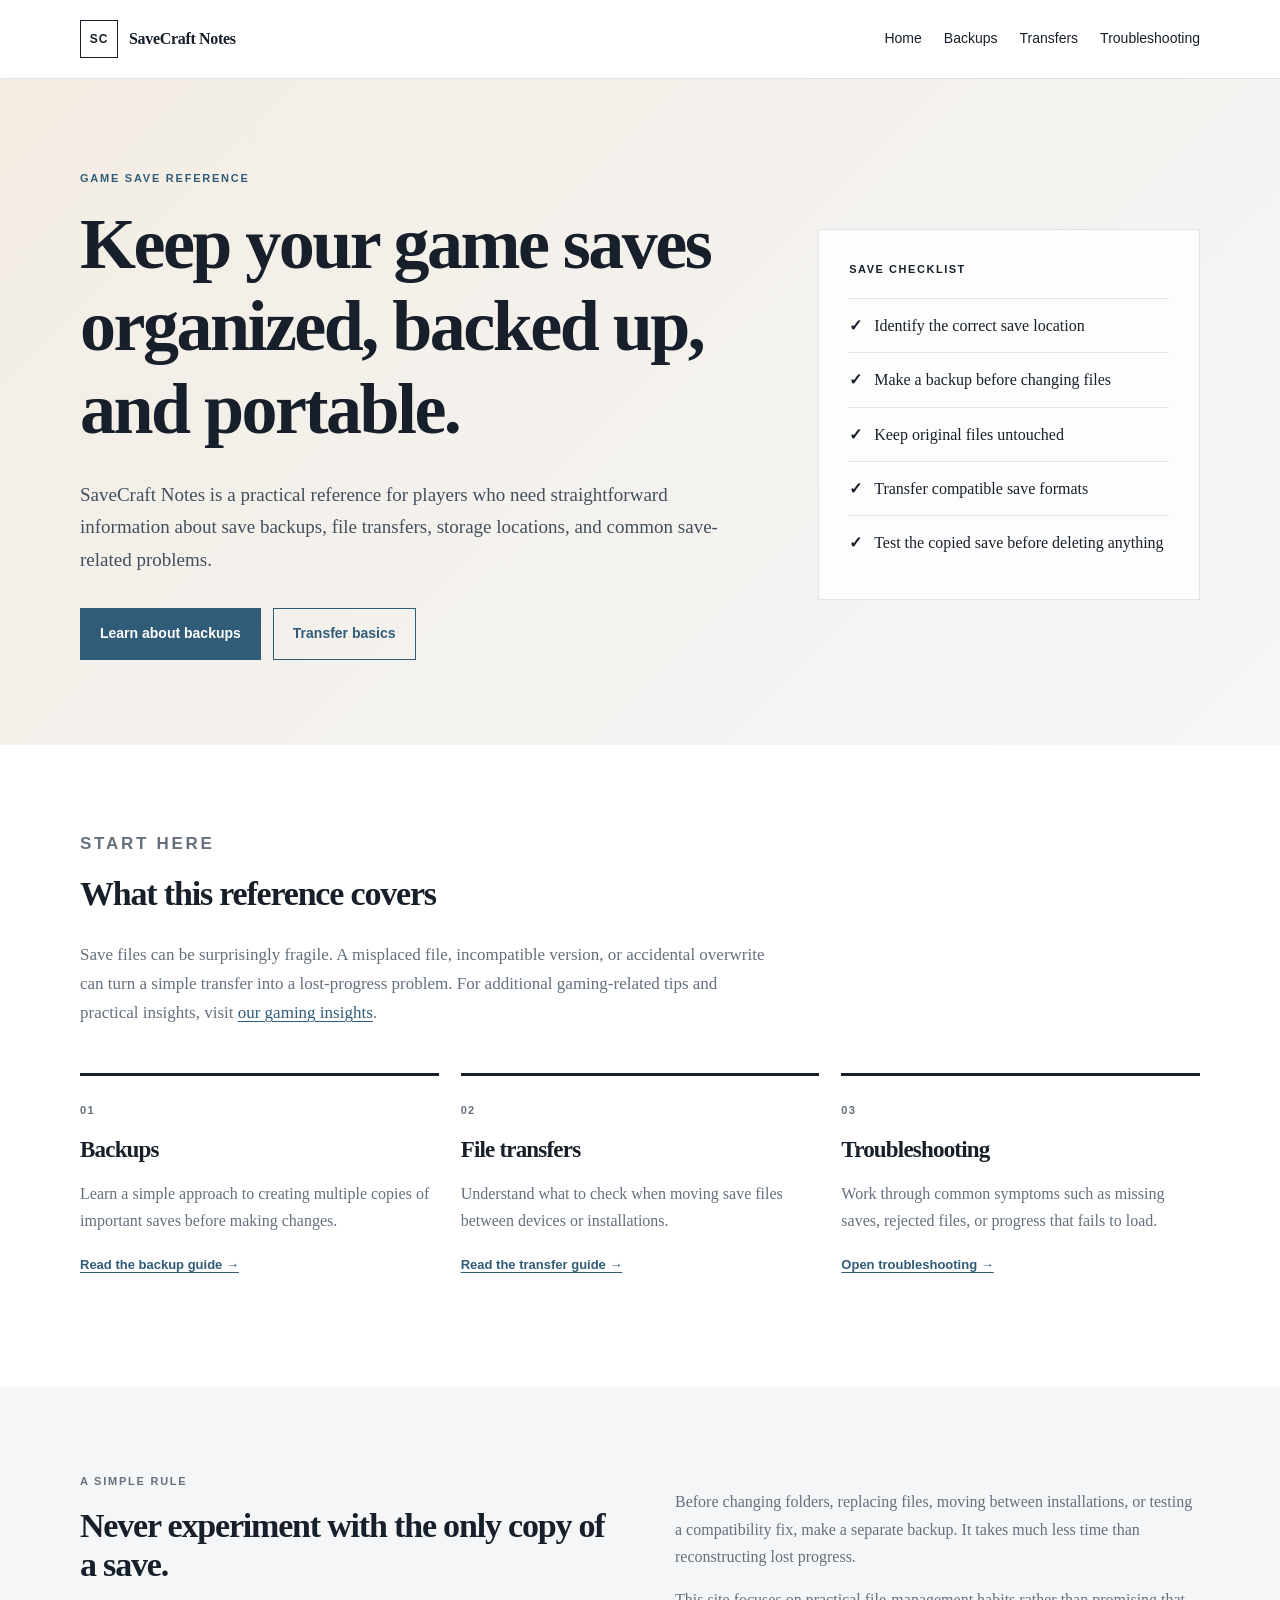
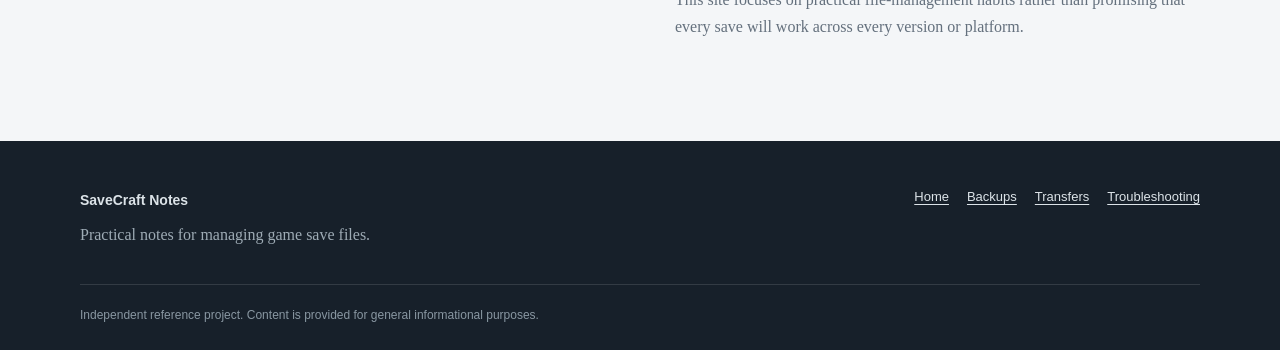
<file: index.html>
<!DOCTYPE html>
<html lang="en">
<head>
<meta charset="UTF-8">
<meta name="viewport" content="width=device-width, initial-scale=1.0">
  <meta name="google-site-verification" content="G5xL5PyOG_ChXezkdY8lgA2yLz5weFnfjKbd9kqL1Jw" />
  <meta name="yandex-verification" content="ae561214aa1c7ae8" />
<title>SaveCraft Notes — Practical Game Save Management</title>
<meta name="robots" content="index, follow">
<meta name="description" content="A practical reference for backing up, transferring, organizing, and troubleshooting game save files across desktop and mobile systems.">
<link rel="stylesheet" href="styles.css">
<link rel="canonical" href="https://savecraft-notes.onrender.com/index.html">
</head>
<body>
<header class="site-header"><div class="container header-inner">
<a href="index.html" class="brand"><span class="brand-mark">SC</span><span>SaveCraft Notes</span></a>
<nav class="main-nav" aria-label="Main navigation">
<a href="index.html">Home</a><a href="save-backups.html">Backups</a><a href="transfer-basics.html">Transfers</a><a href="troubleshooting.html">Troubleshooting</a>
</nav></div></header>
<main>
<section class="hero"><div class="container hero-grid"><div>
<p class="eyebrow">GAME SAVE REFERENCE</p>
<h1>Keep your game saves organized, backed up, and portable.</h1>
<p class="hero-text">SaveCraft Notes is a practical reference for players who need straightforward information about save backups, file transfers, storage locations, and common save-related problems.</p>
<div class="hero-actions"><a href="save-backups.html" class="button primary">Learn about backups</a><a href="transfer-basics.html" class="button secondary">Transfer basics</a></div>
</div>
<aside class="hero-panel"><div class="panel-label">SAVE CHECKLIST</div><ul class="check-list">
<li>Identify the correct save location</li><li>Make a backup before changing files</li><li>Keep original files untouched</li><li>Transfer compatible save formats</li><li>Test the copied save before deleting anything</li>
</ul></aside></div></section>
<section class="section"><div class="container">
<div class="section-heading"><p class="eyebrow">START HERE</p><h2>What this reference covers</h2><p>Save files can be surprisingly fragile. A misplaced file, incompatible version, or accidental overwrite can turn a simple transfer into a lost-progress problem. For additional gaming-related tips and practical insights, visit <a href="https://summersagahub.com/insights/" target="_blank" rel="noopener">our gaming insights</a>.</p></div>
<div class="card-grid">
<article class="info-card"><span class="card-number">01</span><h3>Backups</h3><p>Learn a simple approach to creating multiple copies of important saves before making changes.</p><a href="save-backups.html">Read the backup guide →</a></article>
<article class="info-card"><span class="card-number">02</span><h3>File transfers</h3><p>Understand what to check when moving save files between devices or installations.</p><a href="transfer-basics.html">Read the transfer guide →</a></article>
<article class="info-card"><span class="card-number">03</span><h3>Troubleshooting</h3><p>Work through common symptoms such as missing saves, rejected files, or progress that fails to load.</p><a href="troubleshooting.html">Open troubleshooting →</a></article>
</div></div></section>
<section class="section muted"><div class="container split-section"><div><p class="eyebrow">A SIMPLE RULE</p><h2>Never experiment with the only copy of a save.</h2></div><div><p>Before changing folders, replacing files, moving between installations, or testing a compatibility fix, make a separate backup. It takes much less time than reconstructing lost progress.</p><p>This site focuses on practical file-management habits rather than promising that every save will work across every version or platform.</p></div></div></section>
</main>
<footer class="site-footer"><div class="container footer-inner"><div><strong>SaveCraft Notes</strong><p>Practical notes for managing game save files.</p></div><nav aria-label="Footer navigation"><a href="index.html">Home</a><a href="save-backups.html">Backups</a><a href="transfer-basics.html">Transfers</a><a href="troubleshooting.html">Troubleshooting</a></nav></div><div class="container footer-bottom"><p>Independent reference project. Content is provided for general informational purposes.</p></div></footer>
</body>
</html>
</file>
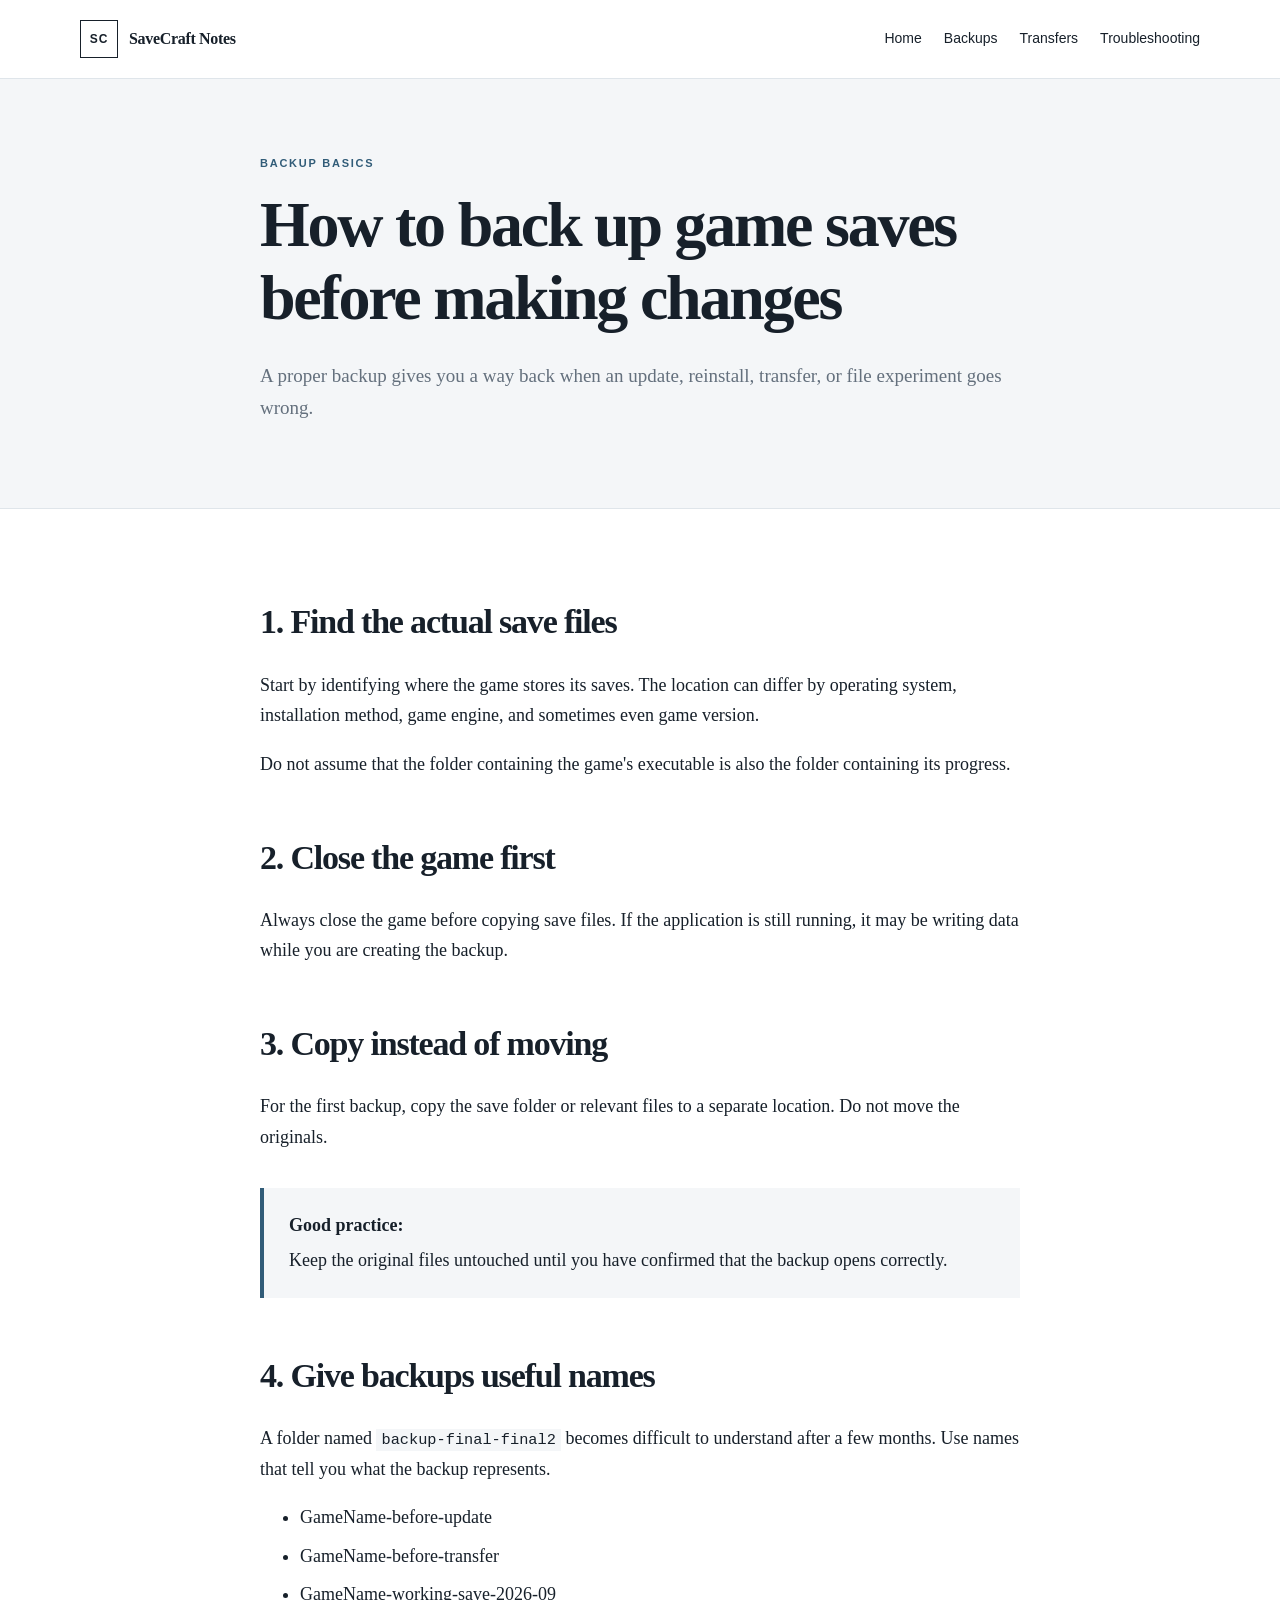
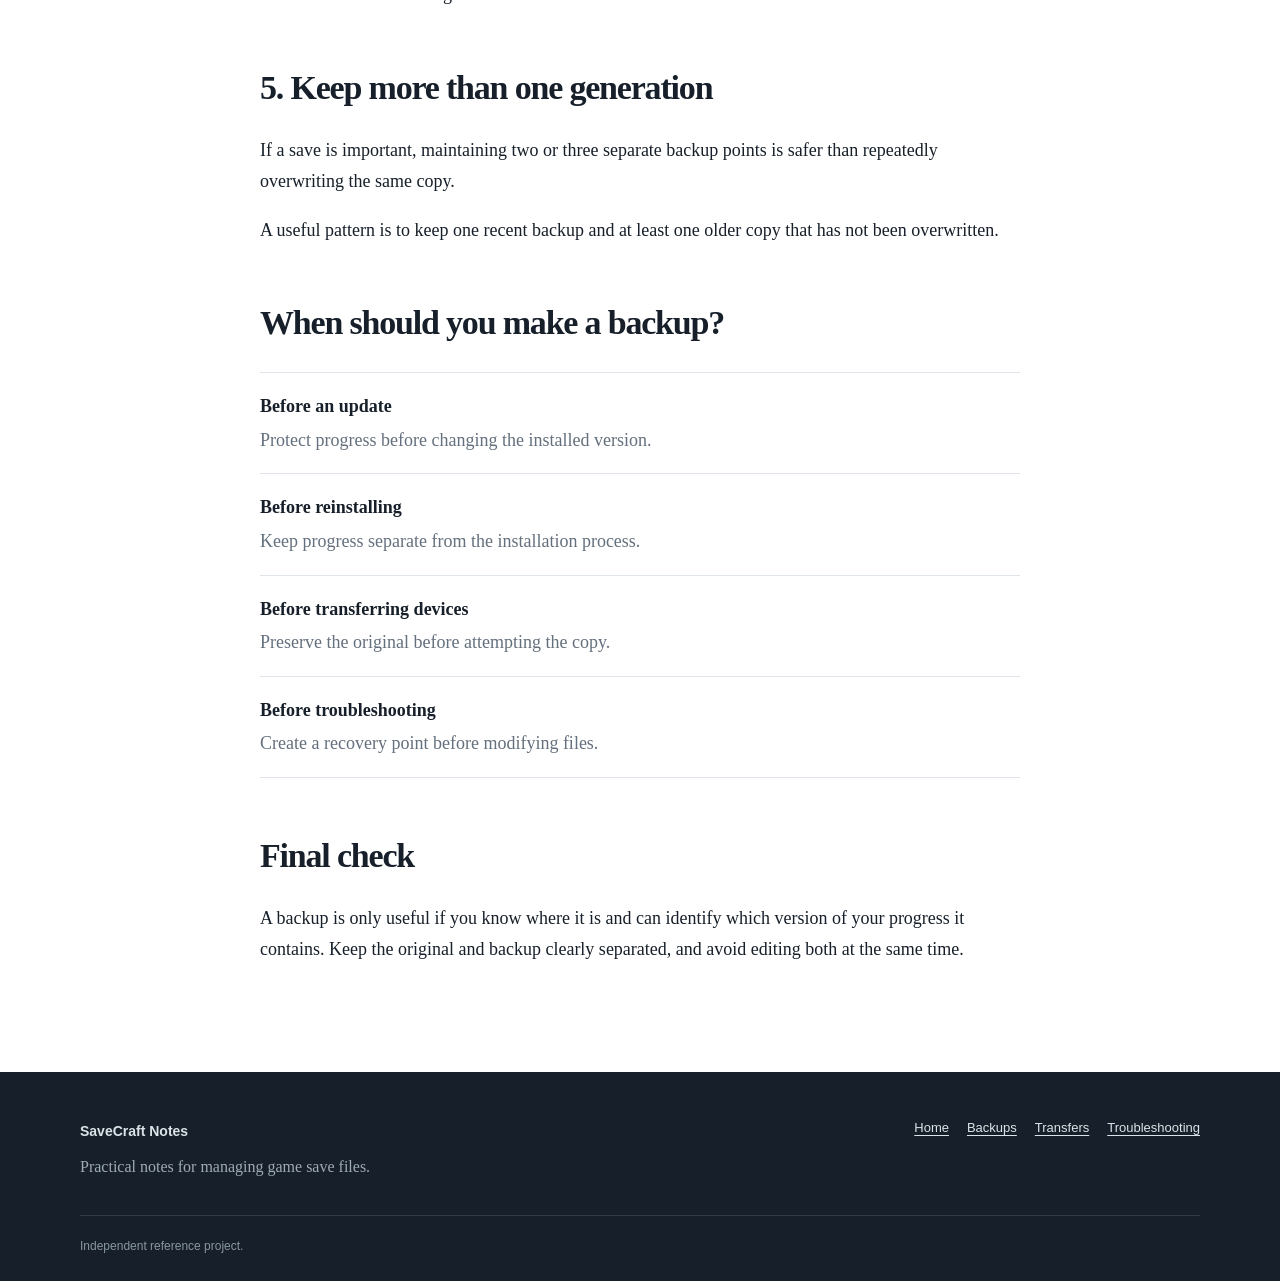
<file: save-backups.html>
<!DOCTYPE html>
<html lang="en">
<head>
<meta charset="UTF-8"><meta name="viewport" content="width=device-width, initial-scale=1.0">
  <meta name="google-site-verification" content="G5xL5PyOG_ChXezkdY8lgA2yLz5weFnfjKbd9kqL1Jw" />
<title>How to Back Up Game Save Files Safely | SaveCraft Notes</title>
<meta name="robots" content="index, follow">
<meta name="description" content="Learn a simple, reliable method for backing up game save files before updates, transfers, reinstallations, or troubleshooting.">
<link rel="stylesheet" href="styles.css">
<link rel="canonical" href="https://savecraft-notes.onrender.com/save-backups.html">
</head>
<body>
<header class="site-header"><div class="container header-inner"><a href="index.html" class="brand"><span class="brand-mark">SC</span><span>SaveCraft Notes</span></a><nav class="main-nav" aria-label="Main navigation"><a href="index.html">Home</a><a href="save-backups.html">Backups</a><a href="transfer-basics.html">Transfers</a><a href="troubleshooting.html">Troubleshooting</a></nav></div></header>
<main><section class="page-hero"><div class="container narrow"><p class="eyebrow">BACKUP BASICS</p><h1>How to back up game saves before making changes</h1><p>A proper backup gives you a way back when an update, reinstall, transfer, or file experiment goes wrong.</p></div></section>
<section class="article-section"><div class="container narrow article">
<h2>1. Find the actual save files</h2><p>Start by identifying where the game stores its saves. The location can differ by operating system, installation method, game engine, and sometimes even game version.</p><p>Do not assume that the folder containing the game's executable is also the folder containing its progress.</p>
<h2>2. Close the game first</h2><p>Always close the game before copying save files. If the application is still running, it may be writing data while you are creating the backup.</p>
<h2>3. Copy instead of moving</h2><p>For the first backup, copy the save folder or relevant files to a separate location. Do not move the originals.</p>
<div class="note"><strong>Good practice:</strong> Keep the original files untouched until you have confirmed that the backup opens correctly.</div>
<h2>4. Give backups useful names</h2><p>A folder named <code>backup-final-final2</code> becomes difficult to understand after a few months. Use names that tell you what the backup represents.</p>
<ul><li>GameName-before-update</li><li>GameName-before-transfer</li><li>GameName-working-save-2026-09</li></ul>
<h2>5. Keep more than one generation</h2><p>If a save is important, maintaining two or three separate backup points is safer than repeatedly overwriting the same copy.</p>
<p>A useful pattern is to keep one recent backup and at least one older copy that has not been overwritten.</p>
<h2>When should you make a backup?</h2><div class="list-box"><div><strong>Before an update</strong><span>Protect progress before changing the installed version.</span></div><div><strong>Before reinstalling</strong><span>Keep progress separate from the installation process.</span></div><div><strong>Before transferring devices</strong><span>Preserve the original before attempting the copy.</span></div><div><strong>Before troubleshooting</strong><span>Create a recovery point before modifying files.</span></div></div>
<h2>Final check</h2><p>A backup is only useful if you know where it is and can identify which version of your progress it contains. Keep the original and backup clearly separated, and avoid editing both at the same time.</p>
</div></section></main>
<footer class="site-footer"><div class="container footer-inner"><div><strong>SaveCraft Notes</strong><p>Practical notes for managing game save files.</p></div><nav><a href="index.html">Home</a><a href="save-backups.html">Backups</a><a href="transfer-basics.html">Transfers</a><a href="troubleshooting.html">Troubleshooting</a></nav></div><div class="container footer-bottom"><p>Independent reference project.</p></div></footer>
</body></html>
</file>
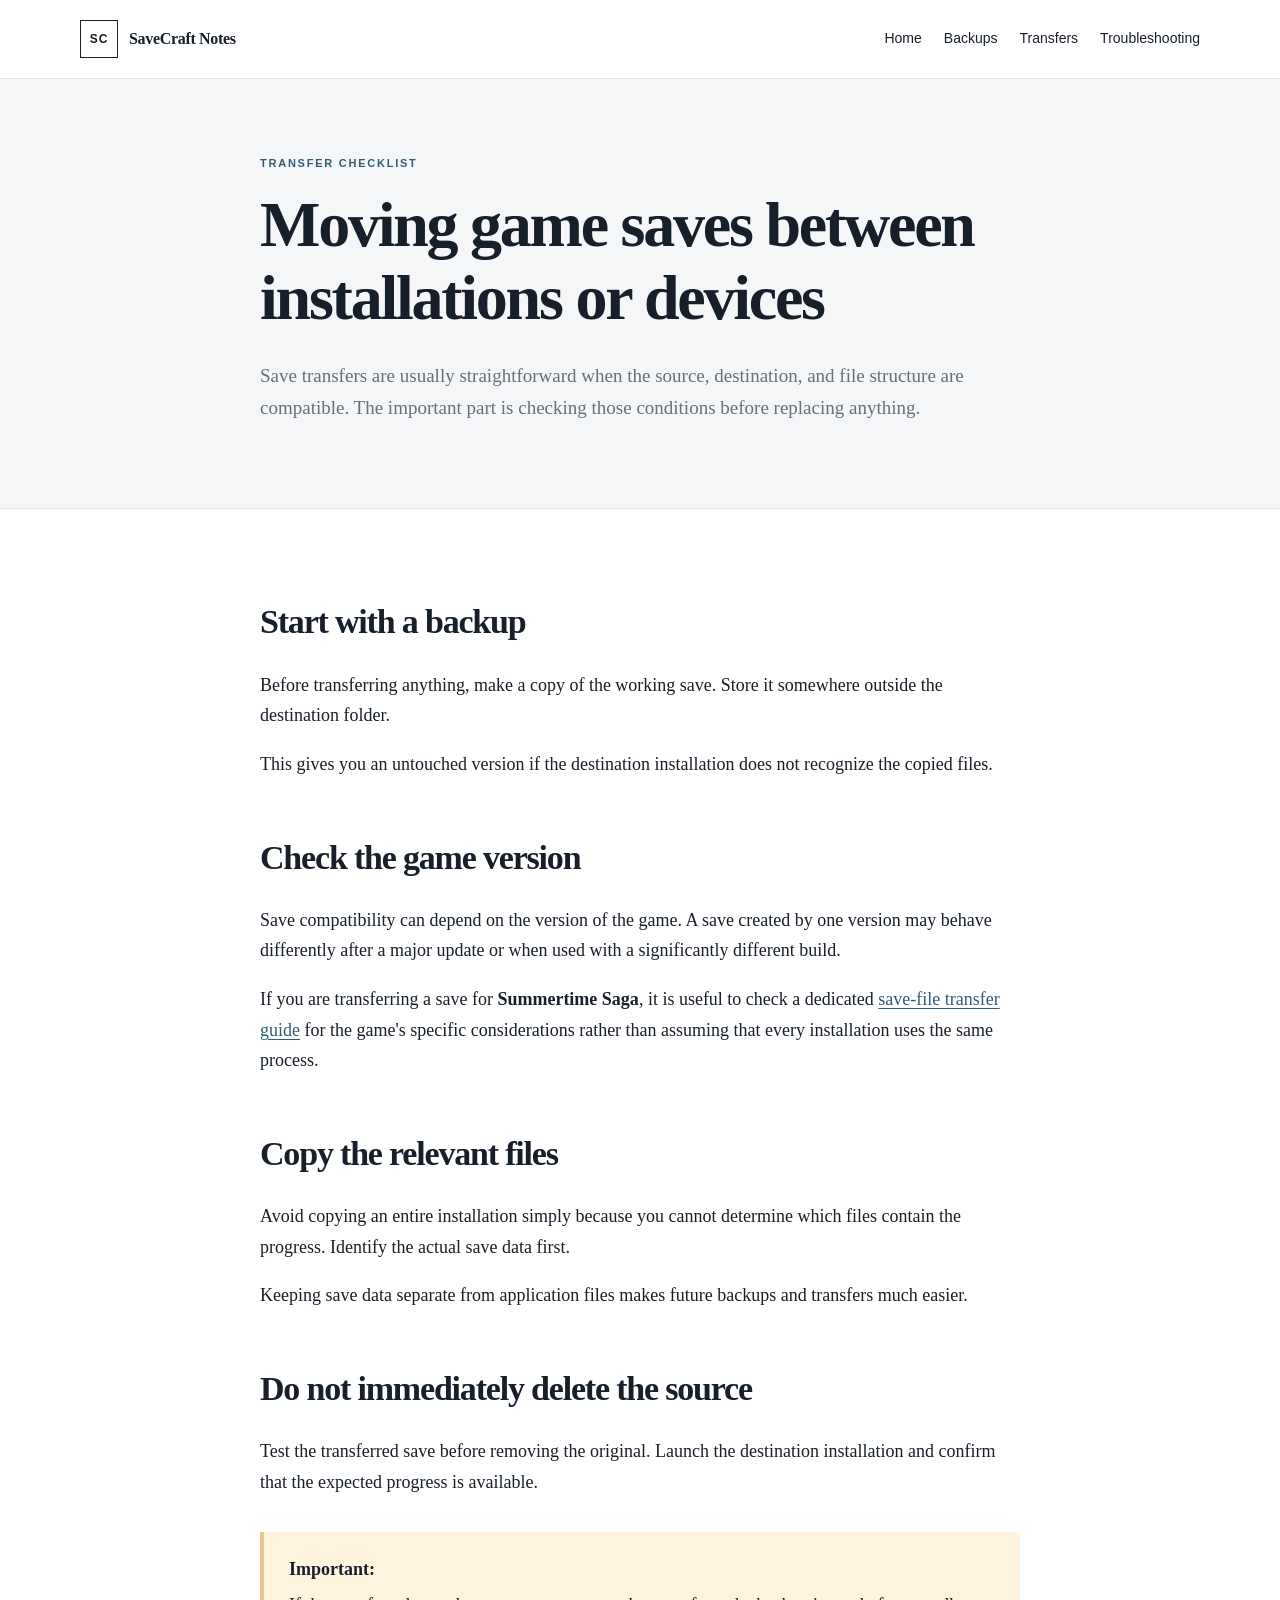
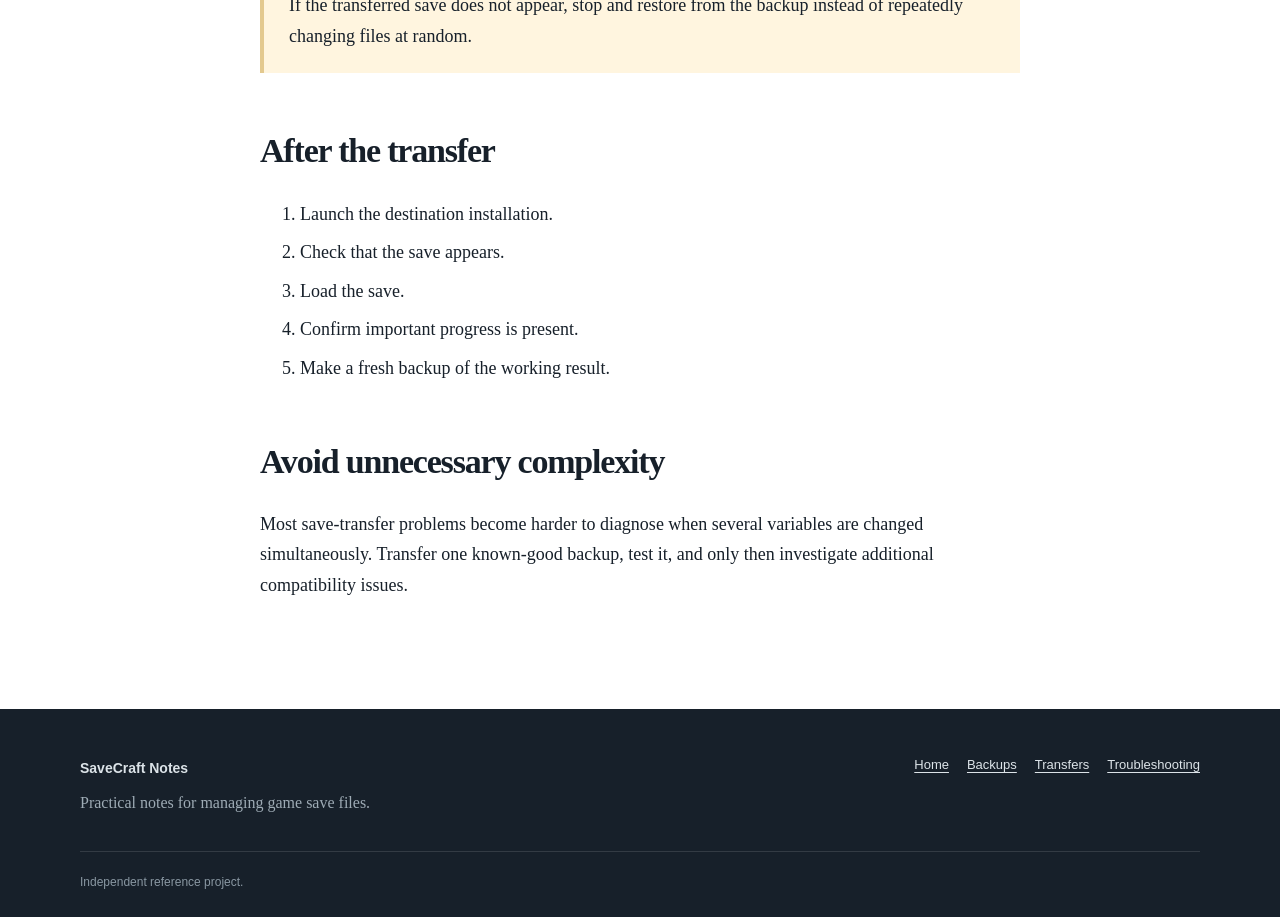
<file: transfer-basics.html>
<!DOCTYPE html>
<html lang="en">
<head>
<meta charset="UTF-8"><meta name="viewport" content="width=device-width, initial-scale=1.0">
  <meta name="google-site-verification" content="G5xL5PyOG_ChXezkdY8lgA2yLz5weFnfjKbd9kqL1Jw" />
<title>Game Save File Transfers: What to Check First | SaveCraft Notes</title>
<meta name="robots" content="index, follow">
<meta name="description" content="A practical checklist for transferring game save files between installations or devices while reducing the risk of lost progress.">
<link rel="stylesheet" href="styles.css">
<link rel="canonical" href="https://savecraft-notes.onrender.com/transfer-basics.html">
</head>
<body>
<header class="site-header"><div class="container header-inner"><a href="index.html" class="brand"><span class="brand-mark">SC</span><span>SaveCraft Notes</span></a><nav class="main-nav" aria-label="Main navigation"><a href="index.html">Home</a><a href="save-backups.html">Backups</a><a href="transfer-basics.html">Transfers</a><a href="troubleshooting.html">Troubleshooting</a></nav></div></header>
<main><section class="page-hero"><div class="container narrow"><p class="eyebrow">TRANSFER CHECKLIST</p><h1>Moving game saves between installations or devices</h1><p>Save transfers are usually straightforward when the source, destination, and file structure are compatible. The important part is checking those conditions before replacing anything.</p></div></section>
<section class="article-section"><div class="container narrow article">
<h2>Start with a backup</h2><p>Before transferring anything, make a copy of the working save. Store it somewhere outside the destination folder.</p><p>This gives you an untouched version if the destination installation does not recognize the copied files.</p>
<h2>Check the game version</h2><p>Save compatibility can depend on the version of the game. A save created by one version may behave differently after a major update or when used with a significantly different build.</p>
<p>If you are transferring a save for <strong>Summertime Saga</strong>, it is useful to check a dedicated <a href="https://summersagahub.com/transfer-summertime-saga-save-files/">save-file transfer guide</a> for the game's specific considerations rather than assuming that every installation uses the same process.</p>
<h2>Copy the relevant files</h2><p>Avoid copying an entire installation simply because you cannot determine which files contain the progress. Identify the actual save data first.</p><p>Keeping save data separate from application files makes future backups and transfers much easier.</p>
<h2>Do not immediately delete the source</h2><p>Test the transferred save before removing the original. Launch the destination installation and confirm that the expected progress is available.</p>
<div class="warning"><strong>Important:</strong> If the transferred save does not appear, stop and restore from the backup instead of repeatedly changing files at random.</div>
<h2>After the transfer</h2><ol><li>Launch the destination installation.</li><li>Check that the save appears.</li><li>Load the save.</li><li>Confirm important progress is present.</li><li>Make a fresh backup of the working result.</li></ol>
<h2>Avoid unnecessary complexity</h2><p>Most save-transfer problems become harder to diagnose when several variables are changed simultaneously. Transfer one known-good backup, test it, and only then investigate additional compatibility issues.</p>
</div></section></main>
<footer class="site-footer"><div class="container footer-inner"><div><strong>SaveCraft Notes</strong><p>Practical notes for managing game save files.</p></div><nav><a href="index.html">Home</a><a href="save-backups.html">Backups</a><a href="transfer-basics.html">Transfers</a><a href="troubleshooting.html">Troubleshooting</a></nav></div><div class="container footer-bottom"><p>Independent reference project.</p></div></footer>
</body></html>
</file>
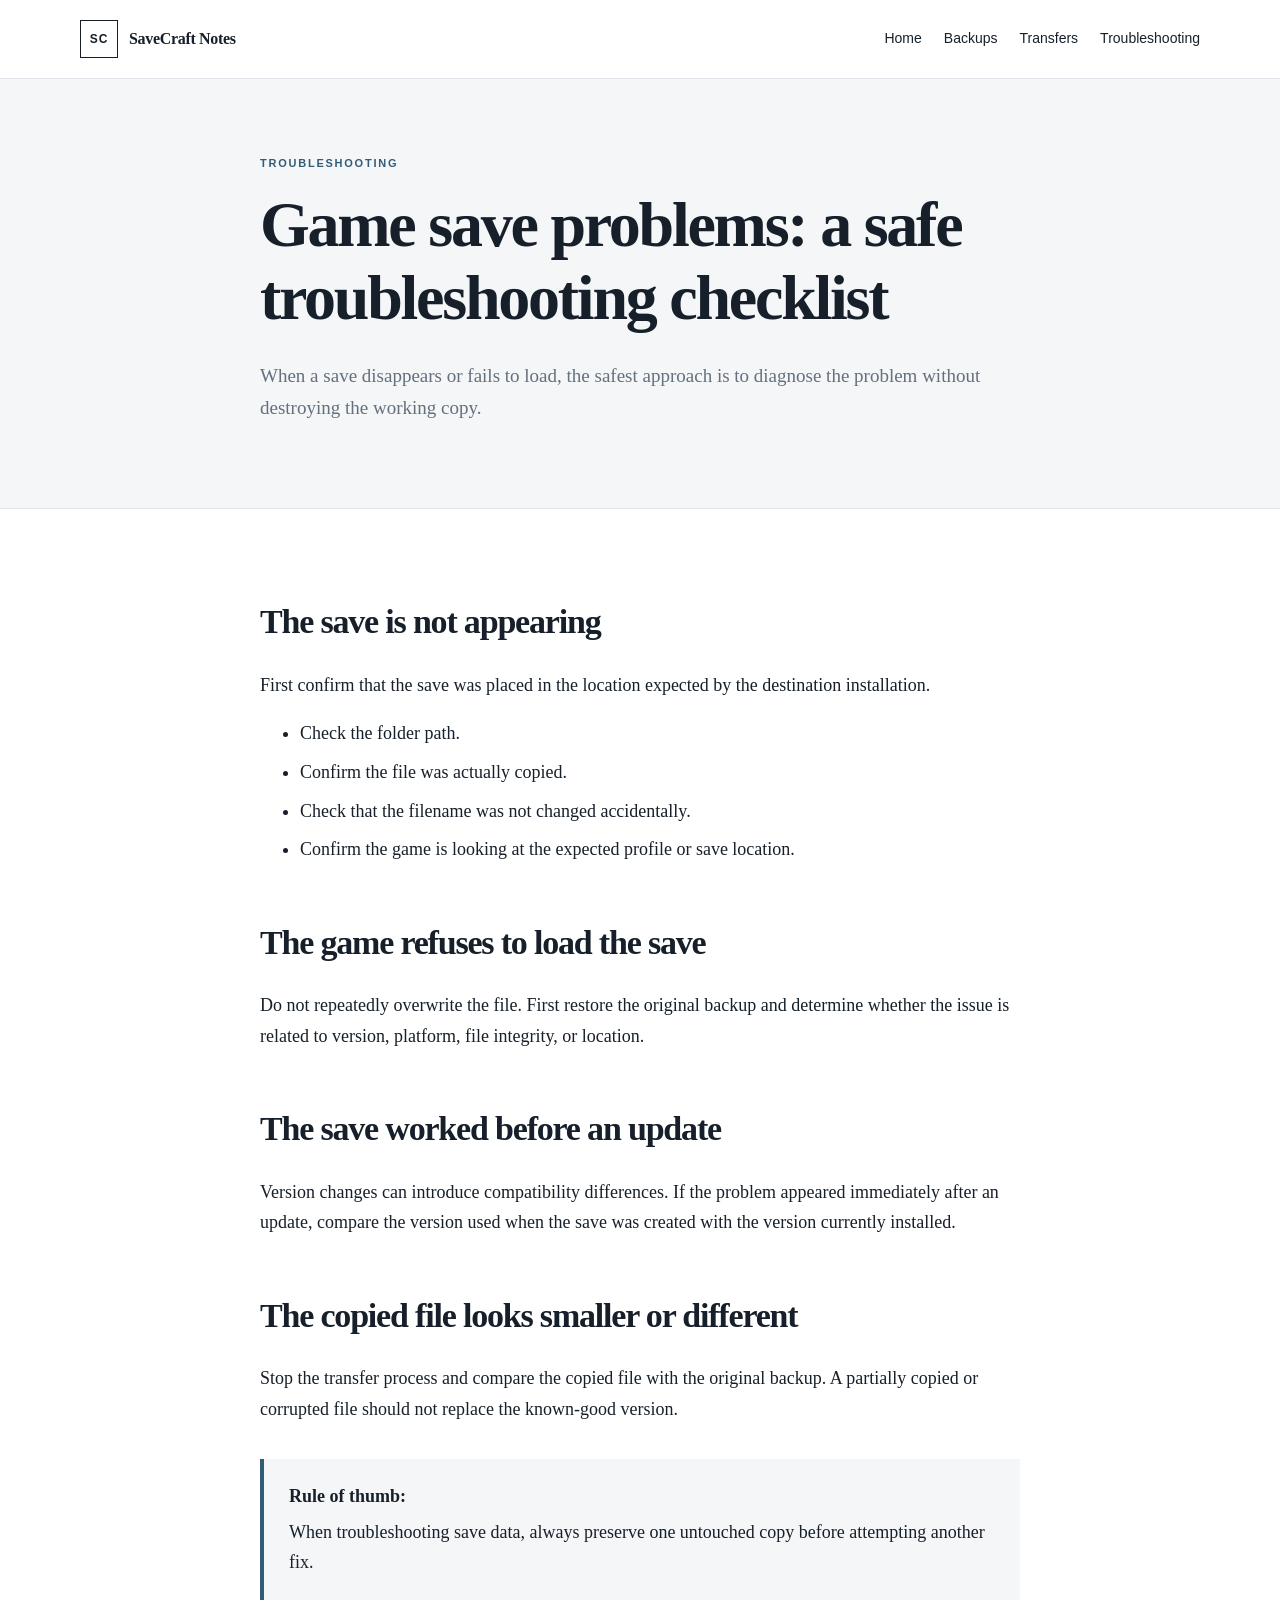
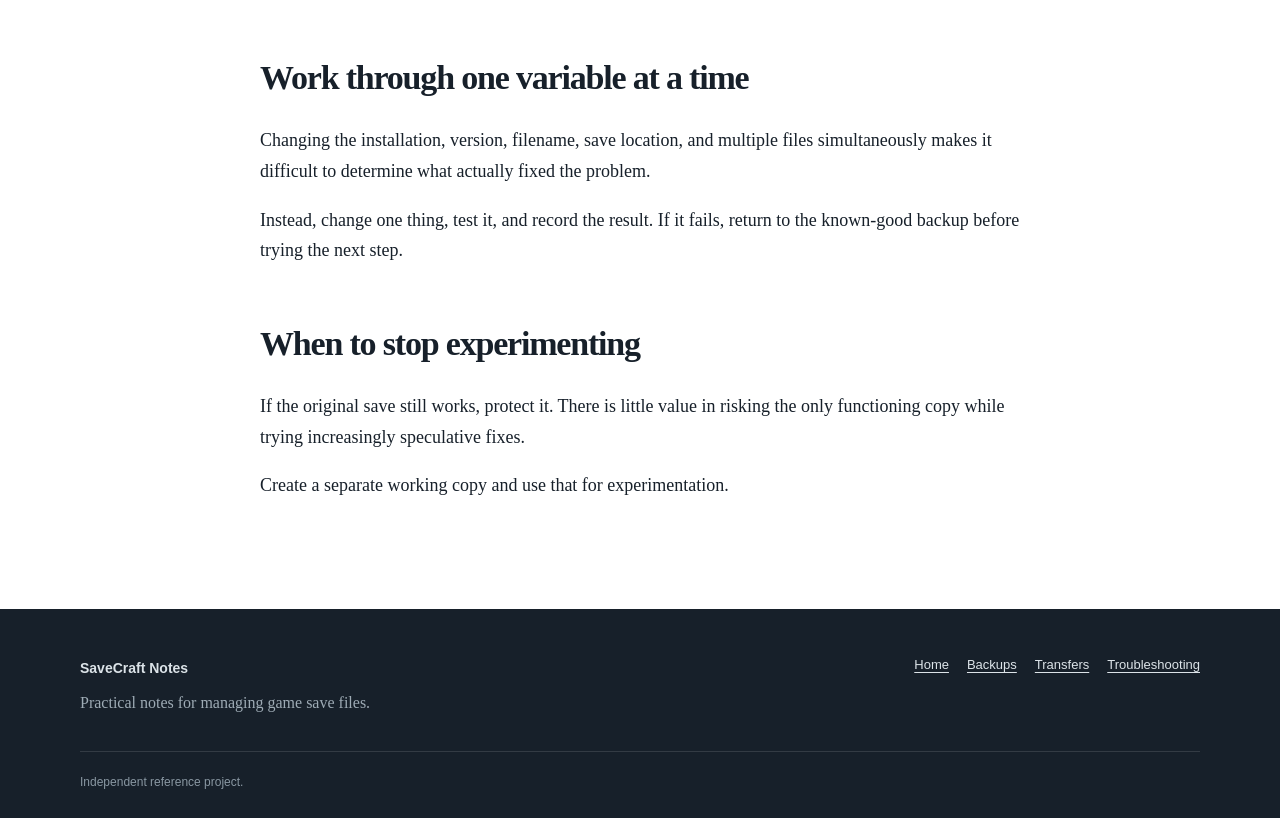
<file: troubleshooting.html>
<!DOCTYPE html>
<html lang="en">
<head>
<meta charset="UTF-8"><meta name="viewport" content="width=device-width, initial-scale=1.0">
  <meta name="google-site-verification" content="G5xL5PyOG_ChXezkdY8lgA2yLz5weFnfjKbd9kqL1Jw" />
<title>Game Save Troubleshooting Checklist | SaveCraft Notes</title>
<meta name="robots" content="index, follow">
<meta name="description" content="A practical checklist for diagnosing missing, unreadable, or incompatible game save files without accidentally overwriting working progress.">
<link rel="stylesheet" href="styles.css">
<link rel="canonical" href="https://savecraft-notes.onrender.com/troubleshooting.html">
</head>
<body>
<header class="site-header"><div class="container header-inner"><a href="index.html" class="brand"><span class="brand-mark">SC</span><span>SaveCraft Notes</span></a><nav class="main-nav" aria-label="Main navigation"><a href="index.html">Home</a><a href="save-backups.html">Backups</a><a href="transfer-basics.html">Transfers</a><a href="troubleshooting.html">Troubleshooting</a></nav></div></header>
<main><section class="page-hero"><div class="container narrow"><p class="eyebrow">TROUBLESHOOTING</p><h1>Game save problems: a safe troubleshooting checklist</h1><p>When a save disappears or fails to load, the safest approach is to diagnose the problem without destroying the working copy.</p></div></section>
<section class="article-section"><div class="container narrow article">
<h2>The save is not appearing</h2><p>First confirm that the save was placed in the location expected by the destination installation.</p><ul><li>Check the folder path.</li><li>Confirm the file was actually copied.</li><li>Check that the filename was not changed accidentally.</li><li>Confirm the game is looking at the expected profile or save location.</li></ul>
<h2>The game refuses to load the save</h2><p>Do not repeatedly overwrite the file. First restore the original backup and determine whether the issue is related to version, platform, file integrity, or location.</p>
<h2>The save worked before an update</h2><p>Version changes can introduce compatibility differences. If the problem appeared immediately after an update, compare the version used when the save was created with the version currently installed.</p>
<h2>The copied file looks smaller or different</h2><p>Stop the transfer process and compare the copied file with the original backup. A partially copied or corrupted file should not replace the known-good version.</p>
<div class="note"><strong>Rule of thumb:</strong> When troubleshooting save data, always preserve one untouched copy before attempting another fix.</div>
<h2>Work through one variable at a time</h2><p>Changing the installation, version, filename, save location, and multiple files simultaneously makes it difficult to determine what actually fixed the problem.</p><p>Instead, change one thing, test it, and record the result. If it fails, return to the known-good backup before trying the next step.</p>
<h2>When to stop experimenting</h2><p>If the original save still works, protect it. There is little value in risking the only functioning copy while trying increasingly speculative fixes.</p><p>Create a separate working copy and use that for experimentation.</p>
</div></section></main>
<footer class="site-footer"><div class="container footer-inner"><div><strong>SaveCraft Notes</strong><p>Practical notes for managing game save files.</p></div><nav><a href="index.html">Home</a><a href="save-backups.html">Backups</a><a href="transfer-basics.html">Transfers</a><a href="troubleshooting.html">Troubleshooting</a></nav></div><div class="container footer-bottom"><p>Independent reference project.</p></div></footer>
</body></html>
</file>
<file: styles.css>
:root{--ink:#17202a;--muted:#64707d;--line:#dfe5ea;--paper:#fff;--soft:#f4f6f8;--accent:#315c78;--accent-dark:#24465c;--max-width:1120px;--reading-width:760px}*{box-sizing:border-box}html{scroll-behavior:smooth}body{margin:0;font-family:Georgia,"Times New Roman",serif;color:var(--ink);background:var(--paper);line-height:1.7}a{color:var(--accent);text-decoration-thickness:1px;text-underline-offset:3px}a:hover{color:var(--accent-dark)}.container{width:min(calc(100% - 40px),var(--max-width));margin:0 auto}.narrow{max-width:var(--reading-width)}.site-header{border-bottom:1px solid var(--line);background:#fff}.header-inner{min-height:78px;display:flex;align-items:center;justify-content:space-between;gap:30px}.brand{display:inline-flex;align-items:center;gap:11px;color:var(--ink);text-decoration:none;font-weight:700;letter-spacing:-.02em}.brand-mark{width:38px;height:38px;display:grid;place-items:center;border:1px solid var(--ink);font-family:Arial,Helvetica,sans-serif;font-size:12px;letter-spacing:.08em}.main-nav{display:flex;flex-wrap:wrap;gap:22px;font-family:Arial,Helvetica,sans-serif;font-size:14px}.main-nav a{color:var(--ink);text-decoration:none}.main-nav a:hover{text-decoration:underline}.hero{padding:90px 0 85px;background:linear-gradient(135deg,rgba(240,232,220,.8),rgba(244,246,248,.95))}.hero-grid{display:grid;grid-template-columns:minmax(0,1.4fr) minmax(280px,.8fr);gap:70px;align-items:center}.eyebrow{margin:0 0 15px;font-family:Arial,Helvetica,sans-serif;font-size:11px;font-weight:700;letter-spacing:.16em;color:var(--accent)}h1,h2,h3{line-height:1.15;letter-spacing:-.035em}h1{margin:0;font-size:clamp(42px,6vw,72px);max-width:800px}h2{margin-top:55px;font-size:34px}h3{font-size:23px}.hero-text{max-width:680px;margin:28px 0 0;font-size:19px;color:#43505c}.hero-actions{display:flex;flex-wrap:wrap;gap:12px;margin-top:32px}.button{display:inline-block;padding:13px 19px;text-decoration:none;border:1px solid var(--accent);font-family:Arial,Helvetica,sans-serif;font-size:14px;font-weight:700}.button.primary{background:var(--accent);color:#fff}.button.primary:hover{background:var(--accent-dark);color:#fff}.button.secondary{color:var(--accent);background:transparent}.hero-panel{padding:30px;border:1px solid var(--line);background:rgba(255,255,255,.85)}.panel-label{margin-bottom:20px;font-family:Arial,Helvetica,sans-serif;font-size:11px;font-weight:700;letter-spacing:.14em}.check-list{list-style:none;padding:0;margin:0}.check-list li{padding:13px 0 13px 25px;border-top:1px solid var(--line);position:relative}.check-list li::before{content:"✓";position:absolute;left:0;font-family:Arial,Helvetica,sans-serif;font-weight:700}.section{padding:85px 0}.section.muted{background:var(--soft)}.section-heading{max-width:700px}.section-heading h2{margin-top:0}.section-heading p{color:var(--muted);font-size:17px}.card-grid{display:grid;grid-template-columns:repeat(3,1fr);gap:22px;margin-top:45px}.info-card{border-top:3px solid var(--ink);padding:25px 0}.card-number{display:block;margin-bottom:18px;font-family:Arial,Helvetica,sans-serif;font-size:11px;font-weight:700;letter-spacing:.12em;color:var(--muted)}.info-card h3{margin:0}.info-card p{color:var(--muted)}.info-card a{font-family:Arial,Helvetica,sans-serif;font-size:13px;font-weight:700}.split-section{display:grid;grid-template-columns:1fr 1fr;gap:70px}.split-section h2{margin-top:0}.split-section p{color:var(--muted)}.page-hero{padding:75px 0 65px;background:var(--soft);border-bottom:1px solid var(--line)}.page-hero h1{font-size:clamp(40px,6vw,64px)}.page-hero p:not(.eyebrow){margin-top:25px;font-size:19px;color:var(--muted)}.article-section{padding:35px 0 90px}.article{font-size:18px}.article h2{margin-top:58px}.article p{margin:18px 0}.article li{margin:8px 0}.note,.warning{margin:35px 0;padding:22px 25px;border-left:4px solid var(--accent);background:var(--soft)}.warning{border-left-color:#e3c98f;background:#fff5df}.note strong,.warning strong{display:block;margin-bottom:5px}code{padding:2px 5px;background:var(--soft);font-family:Consolas,monospace;font-size:.85em}.list-box{margin:30px 0;border-top:1px solid var(--line)}.list-box div{padding:18px 0;border-bottom:1px solid var(--line)}.list-box strong,.list-box span{display:block}.list-box span{color:var(--muted);margin-top:3px}.site-footer{padding:45px 0 25px;background:#17202a;color:#dce3e8}.footer-inner{display:flex;justify-content:space-between;gap:40px}.footer-inner strong{font-family:Arial,Helvetica,sans-serif;font-size:14px}.footer-inner p{margin:8px 0 0;color:#9eabb5}.footer-inner nav{display:flex;flex-wrap:wrap;gap:18px;align-content:flex-start}.footer-inner nav a{color:#dce3e8;font-family:Arial,Helvetica,sans-serif;font-size:13px}.footer-bottom{margin-top:35px;padding-top:20px;border-top:1px solid rgba(255,255,255,.12)}.footer-bottom p{margin:0;color:#8997a2;font-family:Arial,Helvetica,sans-serif;font-size:12px}@media(max-width:800px){.header-inner{align-items:flex-start;flex-direction:column;padding:18px 0}.main-nav{gap:13px 18px}.hero{padding:65px 0}.hero-grid,.split-section{grid-template-columns:1fr;gap:40px}.card-grid{grid-template-columns:1fr}.section{padding:65px 0}.footer-inner{flex-direction:column}.footer-inner nav{flex-direction:column;gap:10px}}@media(max-width:500px){.container{width:min(calc(100% - 28px),var(--max-width))}h1{font-size:42px}h2{font-size:30px}.hero-actions{flex-direction:column;align-items:stretch}.button{text-align:center}}
</file>
